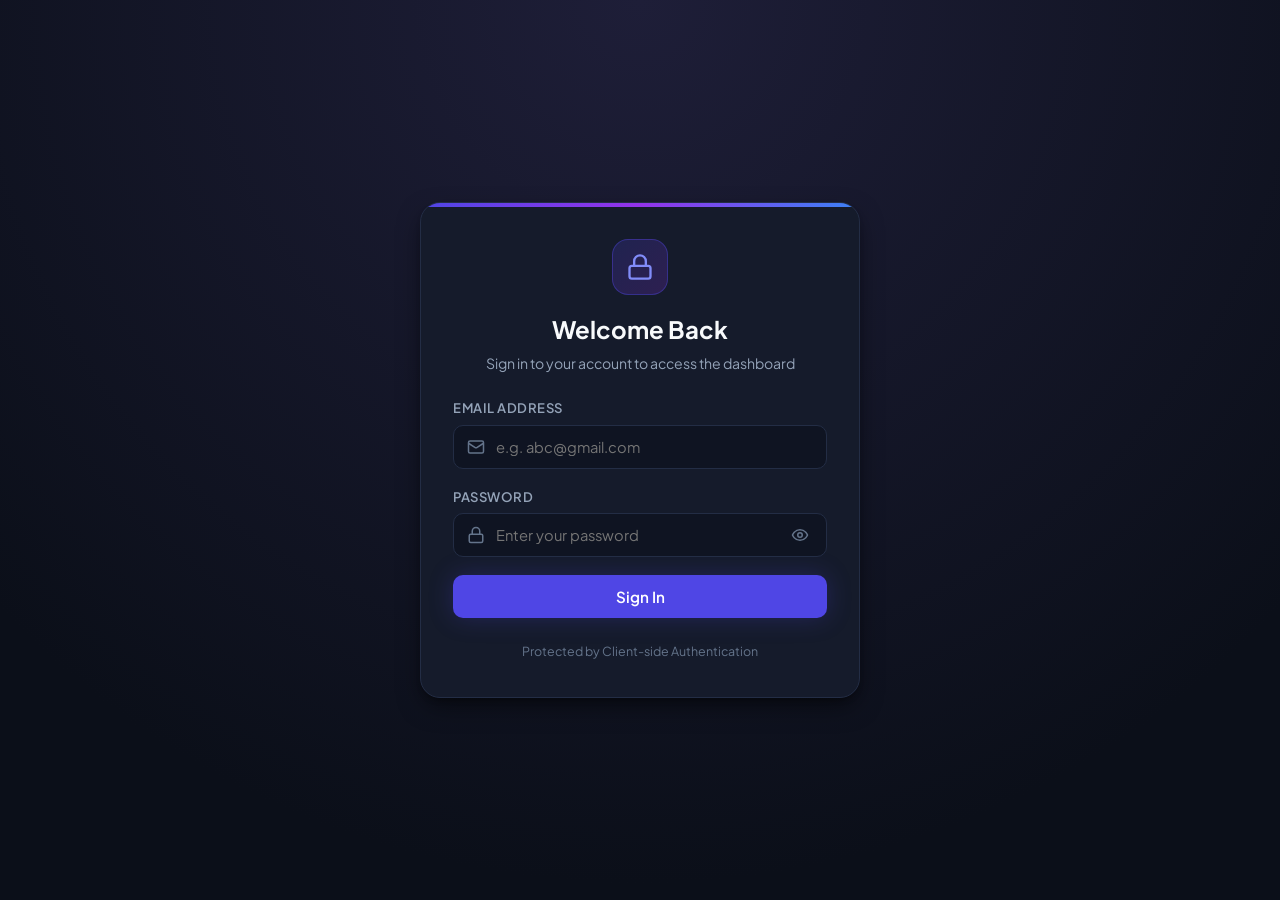
<file: index.html>
<!DOCTYPE html>
<html lang="en">
<head>
  <meta charset="UTF-8" />
  <meta http-equiv="refresh" content="0; url=home.html" />
  <title>Redirecting to Login...</title>
  <script>
    window.location.replace('home.html');
  </script>
</head>
<body style="background-color: #0b0f19; color: #94a3b8; font-family: sans-serif; display: flex; align-items: center; justify-content: center; height: 100vh;">
  <p>Redirecting to <a href="home.html" style="color: #818cf8;">home.html</a>...</p>
</body>
</html>
</file>
<file: style.css>
/* ==========================================================================
   Base Styles & Design Tokens
   ========================================================================== */
:root {
  --font-family: 'Plus Jakarta Sans', system-ui, -apple-system, BlinkMacSystemFont, 'Segoe UI', Roboto, sans-serif;

  /* Color Palette */
  --bg-color: #0b0f19;
  --bg-gradient: radial-gradient(circle at 50% 0%, #1e1e38 0%, #0b0f19 80%);
  --surface-card: #151b2b;
  --surface-card-hover: #1c2438;
  --surface-border: #232d45;
  --surface-border-focus: #4f46e5;

  --primary: #4f46e5;
  --primary-hover: #4338ca;
  --primary-glow: rgba(79, 70, 229, 0.25);

  --text-primary: #f8fafc;
  --text-secondary: #94a3b8;
  --text-muted: #64748b;

  --success: #10b981;
  --success-bg: rgba(16, 185, 129, 0.12);
  --danger: #ef4444;
  --danger-bg: rgba(239, 68, 68, 0.12);
  --warning: #f59e0b;
  --warning-bg: rgba(245, 158, 11, 0.12);
  --info: #3b82f6;
  --info-bg: rgba(59, 130, 246, 0.12);

  --radius-sm: 6px;
  --radius-md: 10px;
  --radius-lg: 16px;
  --radius-xl: 20px;

  --shadow-sm: 0 1px 2px 0 rgba(0, 0, 0, 0.05);
  --shadow-md: 0 4px 6px -1px rgba(0, 0, 0, 0.3), 0 2px 4px -2px rgba(0, 0, 0, 0.3);
  --shadow-lg: 0 10px 25px -3px rgba(0, 0, 0, 0.5), 0 4px 6px -4px rgba(0, 0, 0, 0.5);
  --shadow-glow: 0 0 25px var(--primary-glow);

  --transition: all 0.2s cubic-bezier(0.4, 0, 0.2, 1);
}

* {
  box-sizing: border-box;
  margin: 0;
  padding: 0;
}

body {
  font-family: var(--font-family);
  background-color: var(--bg-color);
  background-image: var(--bg-gradient);
  color: var(--text-primary);
  min-height: 100vh;
  line-height: 1.5;
  -webkit-font-smoothing: antialiased;
}

/* ==========================================================================
   Toast Notification
   ========================================================================== */
.toast {
  position: fixed;
  top: 24px;
  right: 24px;
  z-index: 9999;
  padding: 12px 20px;
  border-radius: var(--radius-md);
  font-size: 0.9rem;
  font-weight: 500;
  box-shadow: var(--shadow-lg);
  opacity: 0;
  transform: translateY(-20px);
  pointer-events: none;
  transition: opacity 0.3s ease, transform 0.3s ease;
}

.toast.show {
  opacity: 1;
  transform: translateY(0);
  pointer-events: auto;
}

.toast.toast-success {
  background-color: #064e3b;
  color: #a7f3d0;
  border: 1px solid #059669;
}

.toast.toast-error {
  background-color: #7f1d1d;
  color: #fecaca;
  border: 1px solid #dc2626;
}

/* ==========================================================================
   Login View
   ========================================================================== */
.view-container {
  min-height: 100vh;
  display: flex;
  align-items: center;
  justify-content: center;
  padding: 24px;
}

.login-card {
  width: 100%;
  max-width: 440px;
  background-color: var(--surface-card);
  border: 1px solid var(--surface-border);
  border-radius: var(--radius-xl);
  padding: 36px 32px;
  box-shadow: var(--shadow-lg);
  position: relative;
  overflow: hidden;
  animation: cardFadeIn 0.5s ease-out;
}

.login-card::before {
  content: '';
  position: absolute;
  top: 0;
  left: 0;
  right: 0;
  height: 4px;
  background: linear-gradient(90deg, #4f46e5, #9333ea, #3b82f6);
}

@keyframes cardFadeIn {
  from {
    opacity: 0;
    transform: translateY(16px) scale(0.98);
  }

  to {
    opacity: 1;
    transform: translateY(0) scale(1);
  }
}

.login-card.shake {
  animation: shakeAnimation 0.4s ease-in-out;
}

@keyframes shakeAnimation {

  0%,
  100% {
    transform: translateX(0);
  }

  20%,
  60% {
    transform: translateX(-8px);
  }

  40%,
  80% {
    transform: translateX(8px);
  }
}

.brand-header {
  text-align: center;
  margin-bottom: 24px;
}

.logo-badge {
  width: 56px;
  height: 56px;
  border-radius: var(--radius-lg);
  background: linear-gradient(135deg, rgba(79, 70, 229, 0.2), rgba(147, 51, 234, 0.2));
  border: 1px solid rgba(79, 70, 229, 0.4);
  color: #818cf8;
  display: inline-flex;
  align-items: center;
  justify-content: center;
  margin-bottom: 16px;
}

.brand-header h2 {
  font-size: 1.5rem;
  font-weight: 700;
  color: var(--text-primary);
  margin-bottom: 6px;
}

.brand-header p {
  color: var(--text-secondary);
  font-size: 0.88rem;
}


/* Error Banner */
.error-banner {
  display: flex;
  align-items: center;
  gap: 10px;
  background-color: var(--danger-bg);
  border: 1px solid var(--danger);
  border-radius: var(--radius-md);
  padding: 12px 14px;
  margin-bottom: 20px;
  color: #fca5a5;
  font-size: 0.85rem;
  font-weight: 500;
  animation: fadeIn 0.3s ease;
}

@keyframes fadeIn {
  from {
    opacity: 0;
    transform: translateY(-6px);
  }

  to {
    opacity: 1;
    transform: translateY(0);
  }
}

/* Input Form Controls */
.input-group {
  margin-bottom: 18px;
}

.input-group label {
  display: block;
  font-size: 0.82rem;
  font-weight: 600;
  color: var(--text-secondary);
  margin-bottom: 7px;
  text-transform: uppercase;
  letter-spacing: 0.04em;
}

.input-wrapper {
  position: relative;
  display: flex;
  align-items: center;
}

.input-icon {
  position: absolute;
  left: 14px;
  color: var(--text-muted);
  pointer-events: none;
  display: flex;
  align-items: center;
}

.input-wrapper input {
  width: 100%;
  padding: 12px 14px 12px 42px;
  font-family: inherit;
  font-size: 0.92rem;
  background-color: #0f1422;
  border: 1px solid var(--surface-border);
  border-radius: var(--radius-md);
  color: var(--text-primary);
  outline: none;
  transition: var(--transition);
}

.input-wrapper input:focus {
  border-color: var(--primary);
  box-shadow: 0 0 0 3px var(--primary-glow);
}

.input-wrapper input.input-error {
  border-color: var(--danger);
  box-shadow: 0 0 0 3px var(--danger-bg);
}

.toggle-password {
  position: absolute;
  right: 12px;
  background: none;
  border: none;
  color: var(--text-muted);
  cursor: pointer;
  padding: 6px;
  display: flex;
  align-items: center;
  border-radius: var(--radius-sm);
  transition: color 0.2s;
}

.toggle-password:hover {
  color: var(--text-primary);
}

/* Primary Button */
.primary-btn {
  width: 100%;
  padding: 12px 18px;
  background-color: var(--primary);
  color: #ffffff;
  border: none;
  border-radius: var(--radius-md);
  font-family: inherit;
  font-size: 0.95rem;
  font-weight: 600;
  cursor: pointer;
  box-shadow: var(--shadow-glow);
  transition: var(--transition);
  display: flex;
  align-items: center;
  justify-content: center;
  gap: 8px;
  margin-top: 10px;
}

.primary-btn:hover {
  background-color: var(--primary-hover);
  transform: translateY(-1px);
}

.primary-btn:active {
  transform: translateY(0);
}

.primary-btn:disabled {
  opacity: 0.65;
  cursor: not-allowed;
  transform: none;
}

/* Button Spinner */
.btn-loader {
  width: 16px;
  height: 16px;
  border: 2px solid rgba(255, 255, 255, 0.3);
  border-top-color: #ffffff;
  border-radius: 50%;
  animation: spin 0.8s linear infinite;
}

@keyframes spin {
  to {
    transform: rotate(360deg);
  }
}

.login-footer {
  text-align: center;
  margin-top: 24px;
  color: var(--text-muted);
  font-size: 0.78rem;
}

/* ==========================================================================
   Dashboard View
   ========================================================================== */
.dashboard-container {
  min-height: 100vh;
  display: flex;
  flex-direction: column;
  animation: dashboardFadeIn 0.4s ease-out;
}

@keyframes dashboardFadeIn {
  from {
    opacity: 0;
    transform: translateY(8px);
  }

  to {
    opacity: 1;
    transform: translateY(0);
  }
}

/* Navigation */
.top-nav {
  display: flex;
  align-items: center;
  justify-content: space-between;
  padding: 16px 36px;
  background-color: rgba(21, 27, 43, 0.85);
  backdrop-filter: blur(12px);
  border-bottom: 1px solid var(--surface-border);
  position: sticky;
  top: 0;
  z-index: 50;
}

.nav-brand {
  display: flex;
  align-items: center;
  gap: 12px;
}

.logo-badge-small {
  width: 36px;
  height: 36px;
  border-radius: var(--radius-sm);
  background: linear-gradient(135deg, rgba(79, 70, 229, 0.2), rgba(147, 51, 234, 0.2));
  border: 1px solid rgba(79, 70, 229, 0.4);
  color: #818cf8;
  display: flex;
  align-items: center;
  justify-content: center;
}

.brand-title {
  font-size: 1.1rem;
  font-weight: 700;
  letter-spacing: -0.01em;
}

.nav-user-actions {
  display: flex;
  align-items: center;
  gap: 18px;
}

.user-chip {
  display: flex;
  align-items: center;
  gap: 10px;
}

.avatar {
  width: 38px;
  height: 38px;
  border-radius: 50%;
  background: linear-gradient(135deg, #4f46e5, #06b6d4);
  color: #fff;
  font-weight: 700;
  display: flex;
  align-items: center;
  justify-content: center;
  font-size: 0.95rem;
}

.user-meta {
  display: flex;
  flex-direction: column;
  text-align: left;
}

.user-name {
  font-size: 0.88rem;
  font-weight: 600;
  color: var(--text-primary);
}

.user-email {
  font-size: 0.75rem;
  color: var(--text-muted);
}

.logout-btn {
  display: inline-flex;
  align-items: center;
  gap: 6px;
  background-color: rgba(239, 68, 68, 0.1);
  color: #fca5a5;
  border: 1px solid rgba(239, 68, 68, 0.25);
  border-radius: var(--radius-md);
  padding: 8px 14px;
  font-family: inherit;
  font-size: 0.85rem;
  font-weight: 600;
  cursor: pointer;
  transition: var(--transition);
}

.logout-btn:hover {
  background-color: var(--danger);
  color: #ffffff;
  border-color: var(--danger);
}

/* Content Area */
.dashboard-content {
  flex: 1;
  max-width: 1200px;
  width: 100%;
  margin: 0 auto;
  padding: 32px 24px;
  display: flex;
  flex-direction: column;
  gap: 24px;
}

/* Welcome Hero */
.welcome-hero {
  background-color: var(--surface-card);
  border: 1px solid var(--surface-border);
  border-radius: var(--radius-lg);
  padding: 28px 32px;
  display: flex;
  justify-content: space-between;
  align-items: center;
  flex-wrap: wrap;
  gap: 16px;
}

.hero-text h1 {
  font-size: 1.65rem;
  font-weight: 700;
  margin-bottom: 6px;
}

.highlight-text {
  background: linear-gradient(90deg, #818cf8, #38bdf8);
  -webkit-background-clip: text;
  -webkit-text-fill-color: transparent;
}

.hero-text p {
  color: var(--text-secondary);
  font-size: 0.92rem;
}

.hero-status {
  display: flex;
  align-items: center;
  gap: 8px;
  background-color: var(--success-bg);
  border: 1px solid rgba(16, 185, 129, 0.3);
  color: #6ee7b7;
  padding: 8px 14px;
  border-radius: 9999px;
  font-size: 0.82rem;
}

.status-indicator-dot {
  width: 8px;
  height: 8px;
  border-radius: 50%;
  background-color: var(--success);
  box-shadow: 0 0 8px var(--success);
}

/* Metrics Cards */
.metrics-grid {
  display: grid;
  grid-template-columns: repeat(auto-fit, minmax(220px, 1fr));
  gap: 18px;
}

.stat-card {
  background-color: var(--surface-card);
  border: 1px solid var(--surface-border);
  border-radius: var(--radius-lg);
  padding: 22px;
  display: flex;
  align-items: flex-start;
  gap: 16px;
  transition: var(--transition);
}

.stat-card:hover {
  transform: translateY(-2px);
  border-color: #334155;
}

.stat-icon {
  width: 44px;
  height: 44px;
  border-radius: var(--radius-md);
  display: flex;
  align-items: center;
  justify-content: center;
  flex-shrink: 0;
}

.icon-blue {
  background: rgba(59, 130, 246, 0.15);
  color: #60a5fa;
}

.icon-emerald {
  background: rgba(16, 185, 129, 0.15);
  color: #34d399;
}

.icon-purple {
  background: rgba(168, 85, 247, 0.15);
  color: #c084fc;
}

.icon-amber {
  background: rgba(245, 158, 11, 0.15);
  color: #fbbf24;
}

.stat-info {
  display: flex;
  flex-direction: column;
}

.stat-label {
  font-size: 0.8rem;
  color: var(--text-muted);
  font-weight: 500;
}

.stat-value {
  font-size: 1.45rem;
  font-weight: 700;
  margin: 4px 0 2px 0;
  color: var(--text-primary);
}

.stat-trend {
  font-size: 0.75rem;
  font-weight: 500;
}

.trend-up {
  color: #34d399;
}

.trend-neutral {
  color: var(--text-muted);
}

/* Two-column layout */
.content-columns {
  display: grid;
  grid-template-columns: 2fr 1fr;
  gap: 20px;
}

.panel-card {
  background-color: var(--surface-card);
  border: 1px solid var(--surface-border);
  border-radius: var(--radius-lg);
  padding: 24px;
}

.panel-header {
  display: flex;
  justify-content: space-between;
  align-items: center;
  margin-bottom: 18px;
}

.panel-header h3 {
  font-size: 1.05rem;
  font-weight: 600;
}

.badge {
  background-color: rgba(79, 70, 229, 0.15);
  color: #a5b4fc;
  font-size: 0.72rem;
  font-weight: 700;
  padding: 4px 8px;
  border-radius: 9999px;
  text-transform: uppercase;
}

/* Table */
.table-container {
  overflow-x: auto;
}

table {
  width: 100%;
  border-collapse: collapse;
  font-size: 0.85rem;
}

th {
  text-align: left;
  padding: 10px 14px;
  color: var(--text-muted);
  border-bottom: 1px solid var(--surface-border);
  font-weight: 600;
  font-size: 0.78rem;
  text-transform: uppercase;
}

td {
  padding: 14px;
  border-bottom: 1px solid rgba(255, 255, 255, 0.04);
  color: var(--text-secondary);
}

tr:last-child td {
  border-bottom: none;
}

.pill {
  padding: 3px 8px;
  border-radius: 9999px;
  font-size: 0.72rem;
  font-weight: 600;
  display: inline-block;
}

.pill-success {
  background-color: var(--success-bg);
  color: #34d399;
}

.pill-info {
  background-color: var(--info-bg);
  color: #60a5fa;
}

.pill-danger {
  background-color: var(--danger-bg);
  color: #f87171;
}

/* Session Info Box */
.session-box {
  background-color: #0f1422;
  border: 1px solid var(--surface-border);
  border-radius: var(--radius-md);
  padding: 16px;
  display: flex;
  flex-direction: column;
  gap: 12px;
}

.session-row {
  display: flex;
  justify-content: space-between;
  font-size: 0.82rem;
}

.session-row .label {
  color: var(--text-muted);
}

.session-row .value {
  color: var(--text-primary);
}

.font-semibold {
  font-weight: 600;
}

.mt-4 {
  margin-top: 24px;
}

/* Action Buttons */
.action-buttons-list {
  display: flex;
  flex-direction: column;
  gap: 10px;
}

.action-btn {
  display: flex;
  align-items: center;
  gap: 10px;
  background-color: #0f1422;
  border: 1px solid var(--surface-border);
  border-radius: var(--radius-md);
  color: var(--text-secondary);
  padding: 11px 14px;
  font-family: inherit;
  font-size: 0.85rem;
  cursor: pointer;
  transition: var(--transition);
  text-align: left;
}

.action-btn:hover {
  background-color: var(--surface-card-hover);
  color: var(--text-primary);
  border-color: #334155;
}

/* Responsive Breakpoints */
@media (max-width: 860px) {
  .content-columns {
    grid-template-columns: 1fr;
  }

  .top-nav {
    padding: 14px 20px;
  }

  .dashboard-content {
    padding: 20px 16px;
  }
}

@media (max-width: 540px) {
  .user-meta {
    display: none;
  }

  .welcome-hero {
    padding: 20px;
  }
}
</file>
